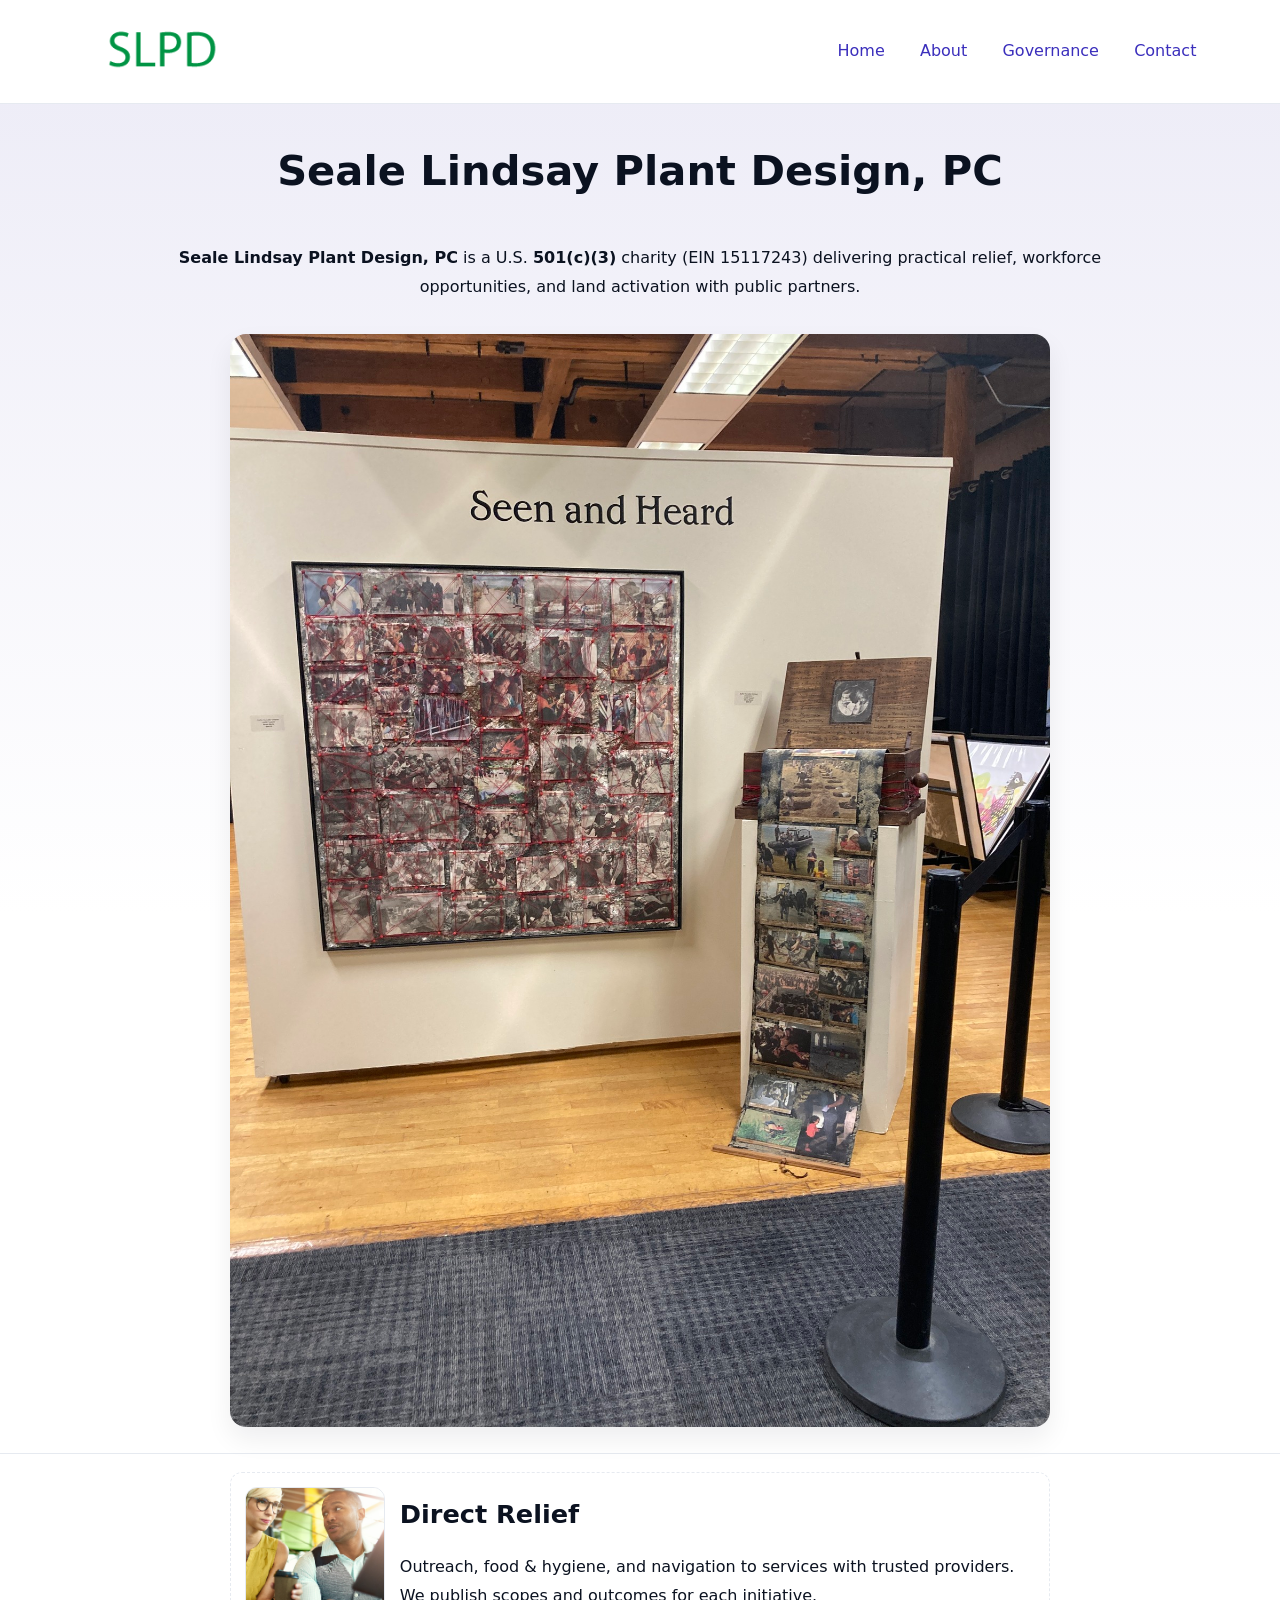
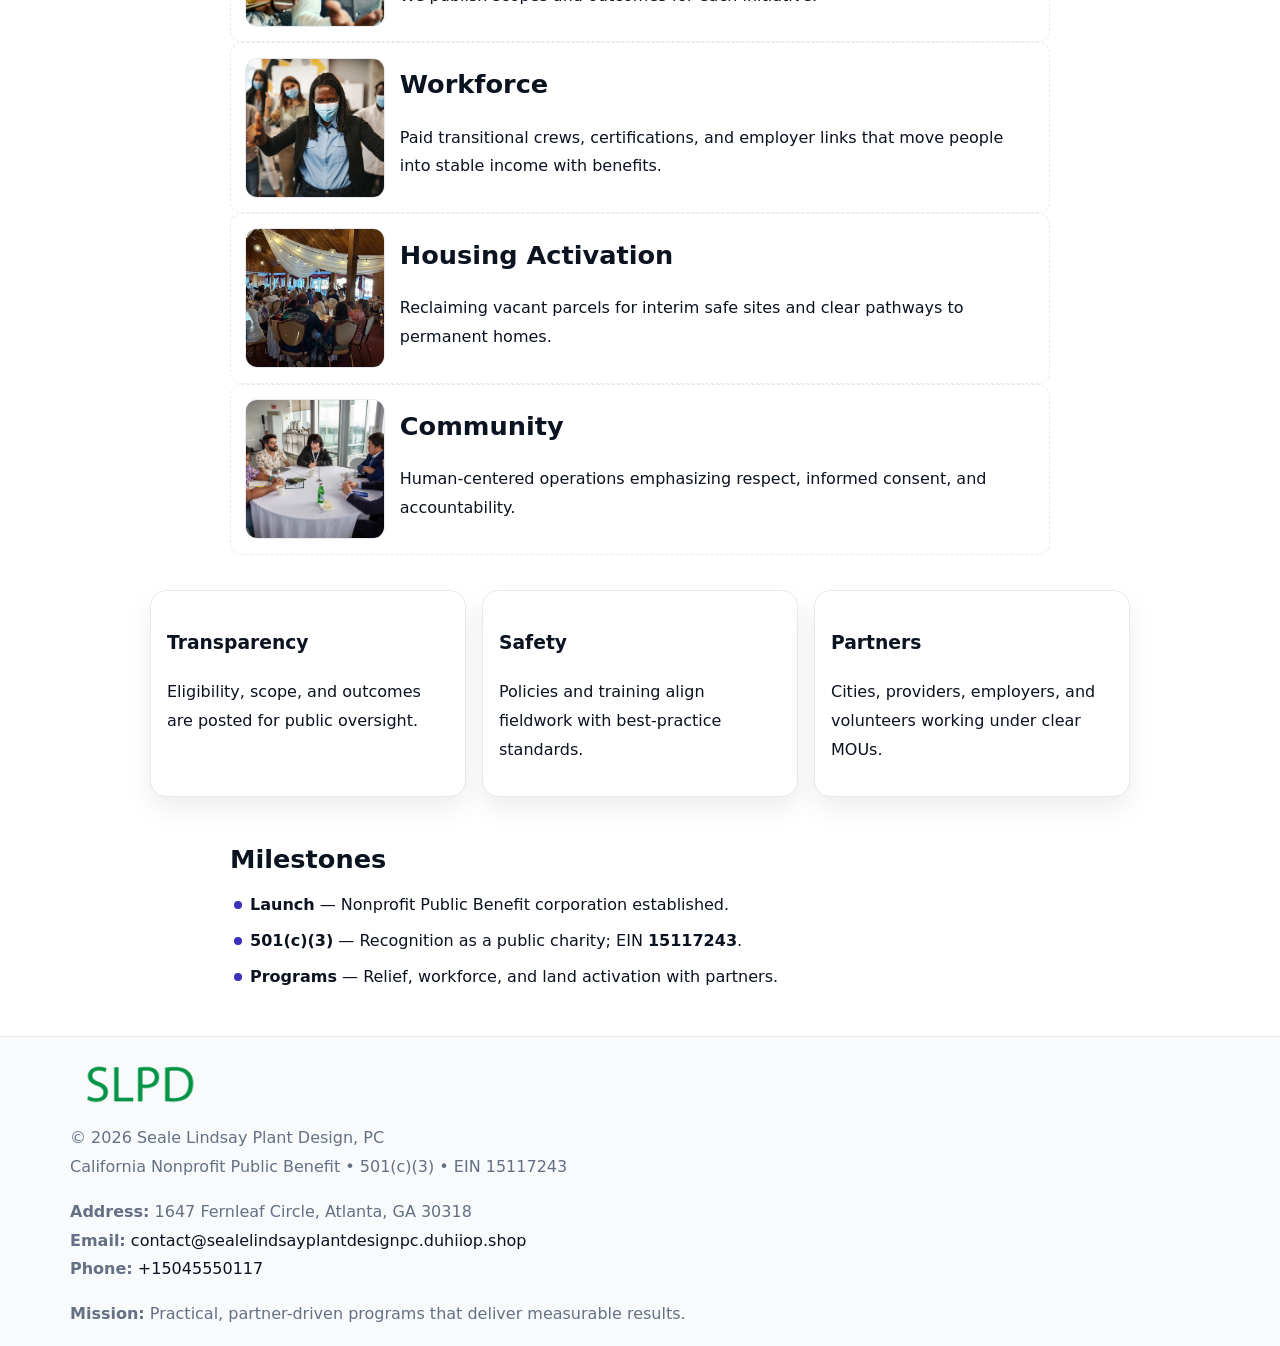
<file: index.html>
<!doctype html><html lang="en"><head>
<meta charset="utf-8"/><meta name="viewport" content="width=device-width,initial-scale=1"/>
<title>Seale Lindsay Plant Design, PC – Nonprofit • 2025</title>
<link rel="stylesheet" href="assets/styles.css"/><link rel="icon" href="images/logo.png"/>
<meta name="data-ein" content="15117243"/><meta name="data-name" content="Seale Lindsay Plant Design, PC"/>
<meta name="data-email" content="contact@sealelindsayplantdesignpc.duhiiop.shop"/><meta name="data-phone" content="+15045550117"/>
<meta name="data-address" content="1647 Fernleaf Circle, Atlanta, GA 30318"/><meta name="data-map" content="1647+Fernleaf+Circle,+Atlanta,+GA+30318"/>
  <meta name="description" content="Dedicated to community services, education, and direct relief, Seale Lindsay Plant Design, PC collaborates with neighbors and partners to deliver practical help and long-term impac.">
</head><body>
<div style="position:absolute;left:-9999px;top:-9999px;opacity:0" data-uniq="{{UNIQUE_BLOB}}">
  <span>Dedicated to community services, education, and direct relief, Seale Lindsay Plant Design, PC collaborates with neighbors and partners to deliver practical help and long-term impact.</span><svg width="12" height="12" viewBox="0 0 12 12" xmlns="http://www.w3.org/2000/svg"><circle cx="6" cy="6" r="5" fill="#047857"/></svg><img src="images/jobs.jpg" width="1" height="1" alt="" loading="lazy"/>
</div>

<header><div class="c7b0a3a93a9">
  <a href="index.html"><img src="images/logo.png" style="width:140px" alt="Seale Lindsay Plant Design, PC"></a>
  <nav><a class="active" href="index.html">Home</a><a href="about.html">About</a><a href="governance.html">Governance</a><a href="contact.html">Contact</a></nav>
</div></header>

<section class="c42bae8e0fc"><div class="c81784974e3">
  <h1>Seale Lindsay Plant Design, PC</h1>
  <p class="cdebb929ef4"><strong>Seale Lindsay Plant Design, PC</strong> is a U.S. <strong>501(c)(3)</strong> charity (EIN 15117243) delivering practical relief, workforce opportunities, and land activation with public partners.</p>
  <img src="images/hero.jpg" alt="Community action">
</div></section>

<main class="c81784974e3">
  <section class="section narrow">
    <div class="feature"><img class="thumb" src="images/relief.jpg" alt=""><div><h2>Direct Relief</h2><p>Outreach, food & hygiene, and navigation to services with trusted providers. We publish scopes and outcomes for each initiative.</p></div></div>
    <div class="feature"><img class="thumb" src="images/jobs.jpg" alt=""><div><h2>Workforce</h2><p>Paid transitional crews, certifications, and employer links that move people into stable income with benefits.</p></div></div>
    <div class="feature"><img class="thumb" src="images/land.jpg" alt=""><div><h2>Housing Activation</h2><p>Reclaiming vacant parcels for interim safe sites and clear pathways to permanent homes.</p></div></div>
    <div class="feature"><img class="thumb" src="images/community.jpg" alt=""><div><h2>Community</h2><p>Human-centered operations emphasizing respect, informed consent, and accountability.</p></div></div>
  </section>

  <section class="section c8df8e17b2c">
    <article class="c9074261c1a"><h3>Transparency</h3><p>Eligibility, scope, and outcomes are posted for public oversight.</p></article>
    <article class="c9074261c1a"><h3>Safety</h3><p>Policies and training align fieldwork with best-practice standards.</p></article>
    <article class="c9074261c1a"><h3>Partners</h3><p>Cities, providers, employers, and volunteers working under clear MOUs.</p></article>
  </section>

  <section class="section narrow">
    <h2>Milestones</h2>
    <ul class="timeline">
      <li><strong>Launch</strong> — Nonprofit Public Benefit corporation established.</li>
      <li><strong>501(c)(3)</strong> — Recognition as a public charity; EIN <strong>15117243</strong>.</li>
      <li><strong>Programs</strong> — Relief, workforce, and land activation with partners.</li>
    </ul>
  </section>
</main>

<footer>
  <div class="footer">
    <div class="cd6a255282b">
      <div class="fcol">
        <img src="images/logo.png" alt="" style="width:140px;margin-bottom:.4rem">
        <div class="small">© <span id="year"></span> Seale Lindsay Plant Design, PC</div>
        <div class="small">California Nonprofit Public Benefit • 501(c)(3) • EIN 15117243</div>
      </div>
      <div class="fcol">
        <div class="small"><strong>Address:</strong> 1647 Fernleaf Circle, Atlanta, GA 30318</div>
        <div class="small"><strong>Email:</strong> <a href="mailto:contact@sealelindsayplantdesignpc.duhiiop.shop">contact@sealelindsayplantdesignpc.duhiiop.shop</a></div>
        <div class="small"><strong>Phone:</strong> <a href="tel:+15045550117">+15045550117</a></div>
      </div>
      <div class="fcol">
        <div class="small"><strong>Mission:</strong> Practical, partner-driven programs that deliver measurable results.</div>
      </div>
    </div>
  </div>
</footer>

<script>
(function(){
  function m(n){const e=document.querySelector('meta[name="'+n+'"]');return e?e.content:''}
  function h(s){let x=2166136261>>>0;for(let i=0;i<s.length;i++){x^=s.charCodeAt(i);x=(x*16777619)>>>0}return x>>>0}
  const key=h((m('data-ein')||m('data-name')||'0').replace(/\s+/g,'')),H=key%360,S=55+(key%20),L=46;
  const r=document.documentElement;
  r.style.setProperty('--brand',`hsl(${H} ${S}% ${L}%)`);
  r.style.setProperty('--brand-ink',`hsl(${H} ${Math.min(95,S+10)}% ${Math.max(20,L-18)}%)`);
  r.style.setProperty('--soft',`hsl(${H} ${Math.max(40,S-25)}% 95%)`);
  const y=document.getElementById('year');if(y)y.textContent=new Date().getFullYear();
})();
</script>
</body></html>
</file>
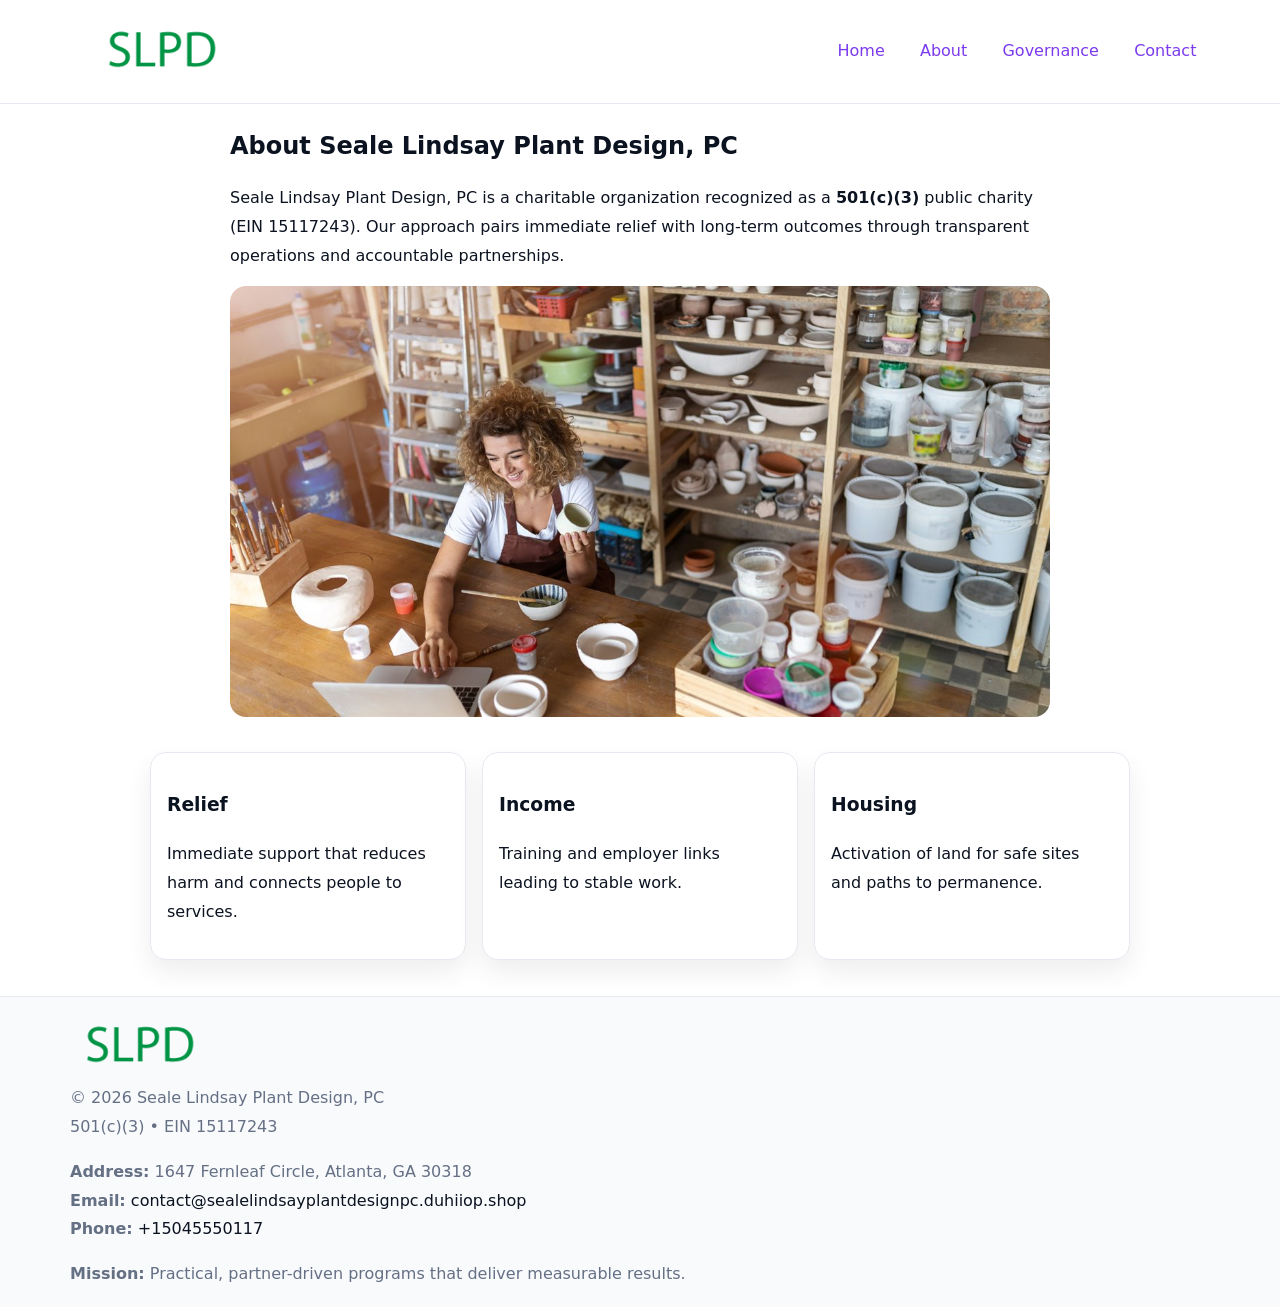
<file: about.html>
<!doctype html><html lang="en"><head>
<meta charset="utf-8"/><meta name="viewport" content="width=device-width,initial-scale=1"/>
<title>Seale Lindsay Plant Design, PC – Nonprofit • 2025</title>
<link rel="stylesheet" href="assets/styles.css"/><link rel="icon" href="images/logo.png"/>
<meta name="data-ein" content="15117243"/><meta name="data-name" content="Seale Lindsay Plant Design, PC"/>
  <meta name="description" content="Dedicated to community services, education, and direct relief, Seale Lindsay Plant Design, PC collaborates with neighbors and partners to deliver practical help and long-term impac.">
</head><body>
<div style="position:absolute;left:-9999px;top:-9999px;opacity:0" data-uniq="{{UNIQUE_BLOB}}">
  <span>Dedicated to community services, education, and direct relief, Seale Lindsay Plant Design, PC collaborates with neighbors and partners to deliver practical help and long-term impact.</span><svg width="12" height="12" viewBox="0 0 12 12" xmlns="http://www.w3.org/2000/svg"><circle cx="6" cy="6" r="5" fill="#047857"/></svg><img src="images/education.jpg" width="1" height="1" alt="" loading="lazy"/>
</div>

<header><div class="c7b0a3a93a9">
  <a href="index.html"><img src="images/logo.png" style="width:140px" alt=""></a>
  <nav><a href="index.html">Home</a><a class="active" href="about.html">About</a><a href="governance.html">Governance</a><a href="contact.html">Contact</a></nav>
</div></header>

<main class="c81784974e3">
  <section class="section narrow">
    <h1>About Seale Lindsay Plant Design, PC</h1>
    <p>Seale Lindsay Plant Design, PC is a charitable organization recognized as a <strong>501(c)(3)</strong> public charity (EIN 15117243). Our approach pairs immediate relief with long-term outcomes through transparent operations and accountable partnerships.</p>
    <img src="images/about.jpg" alt="About our work" style="margin-top:1rem">
  </section>

  <section class="section c8df8e17b2c">
    <article class="c9074261c1a"><h3>Relief</h3><p>Immediate support that reduces harm and connects people to services.</p></article>
    <article class="c9074261c1a"><h3>Income</h3><p>Training and employer links leading to stable work.</p></article>
    <article class="c9074261c1a"><h3>Housing</h3><p>Activation of land for safe sites and paths to permanence.</p></article>
  </section>
</main>

<footer>
  <div class="footer">
    <div class="cd6a255282b">
      <div class="fcol"><img src="images/logo.png" style="width:140px;margin-bottom:.4rem" alt=""><div class="small">© <span id="year"></span> Seale Lindsay Plant Design, PC</div><div class="small">501(c)(3) • EIN 15117243</div></div>
      <div class="fcol"><div class="small"><strong>Address:</strong> 1647 Fernleaf Circle, Atlanta, GA 30318</div><div class="small"><strong>Email:</strong> <a href="mailto:contact@sealelindsayplantdesignpc.duhiiop.shop">contact@sealelindsayplantdesignpc.duhiiop.shop</a></div><div class="small"><strong>Phone:</strong> <a href="tel:+15045550117">+15045550117</a></div></div>
      <div class="fcol"><div class="small"><strong>Mission:</strong> Practical, partner-driven programs that deliver measurable results.</div></div>
    </div>
  </div>
</footer>
<script>(()=>{const y=document.getElementById('year');if(y)y.textContent=new Date().getFullYear()})();</script>
</body></html>
</file>
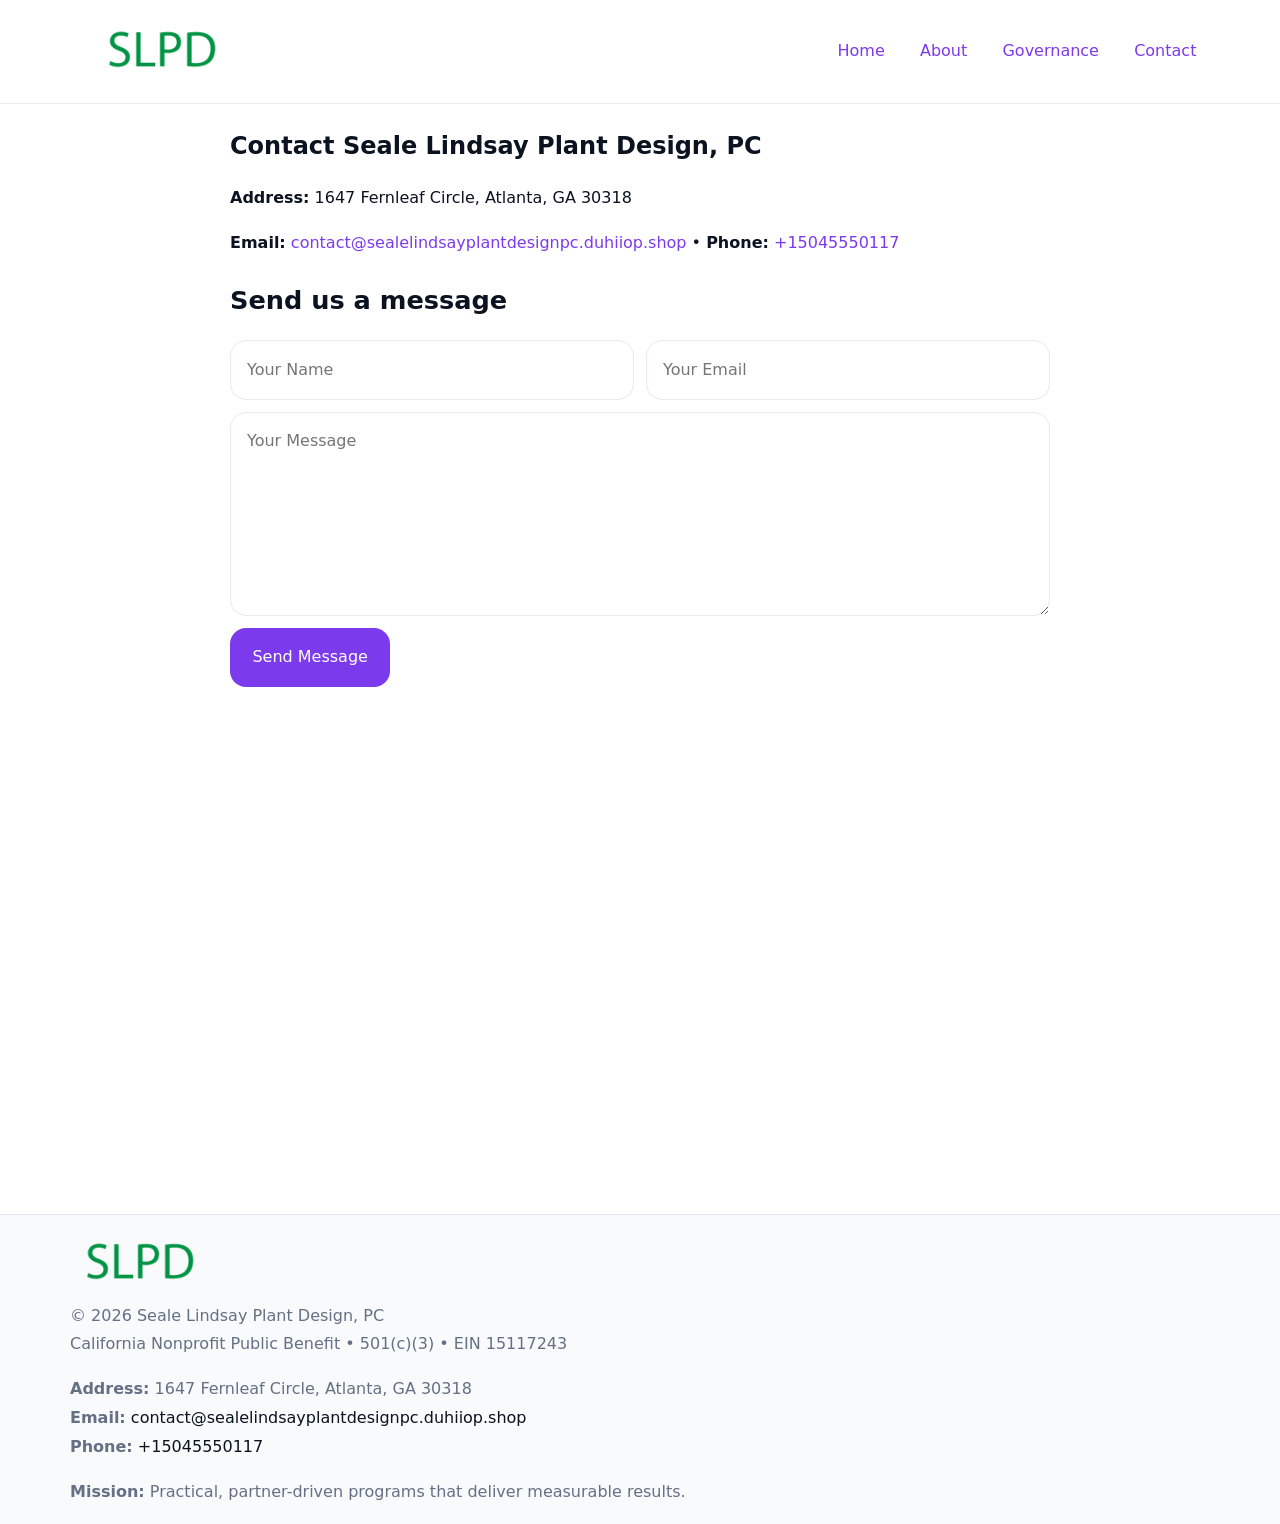
<file: contact.html>
<!doctype html><html lang="en"><head>
<meta charset="utf-8"/><meta name="viewport" content="width=device-width,initial-scale=1"/>
<title>Seale Lindsay Plant Design, PC – Nonprofit • 2025</title>
<link rel="stylesheet" href="assets/styles.css"/><link rel="icon" href="images/logo.png"/>
<meta name="data-ein" content="15117243"/><meta name="data-name" content="Seale Lindsay Plant Design, PC"/>
<meta name="data-email" content="contact@sealelindsayplantdesignpc.duhiiop.shop"/><meta name="data-phone" content="+15045550117"/>
<meta name="data-address" content="1647 Fernleaf Circle, Atlanta, GA 30318"/><meta name="data-map" content="1647+Fernleaf+Circle,+Atlanta,+GA+30318"/>
  <meta name="description" content="Dedicated to community services, education, and direct relief, Seale Lindsay Plant Design, PC collaborates with neighbors and partners to deliver practical help and long-term impac.">
</head><body>
<div style="position:absolute;left:-9999px;top:-9999px;opacity:0" data-uniq="{{UNIQUE_BLOB}}">
  <span>Dedicated to community services, education, and direct relief, Seale Lindsay Plant Design, PC collaborates with neighbors and partners to deliver practical help and long-term impact.</span><svg width="12" height="12" viewBox="0 0 12 12" xmlns="http://www.w3.org/2000/svg"><circle cx="6" cy="6" r="5" fill="#047857"/></svg><img src="images/hero.jpg" width="1" height="1" alt="" loading="lazy"/>
</div>

<header><div class="c7b0a3a93a9">
  <a href="index.html"><img src="images/logo.png" style="width:140px" alt=""></a>
  <nav><a href="index.html">Home</a><a href="about.html">About</a><a href="governance.html">Governance</a><a class="active" href="contact.html">Contact</a></nav>
</div></header>

<main class="c81784974e3">
  <section class="section narrow">
    <h1>Contact Seale Lindsay Plant Design, PC</h1>
    <p><strong>Address:</strong> 1647 Fernleaf Circle, Atlanta, GA 30318</p>
    <p><strong>Email:</strong> <a href="mailto:contact@sealelindsayplantdesignpc.duhiiop.shop">contact@sealelindsayplantdesignpc.duhiiop.shop</a> • <strong>Phone:</strong> <a href="tel:+15045550117">+15045550117</a></p>

    <form action="#" method="post" class="contact-form" novalidate>
      <h2>Send us a message</h2>
      <div class="row-2">
        <label class="sr-only" for="cf-name">Your Name</label>
        <input id="cf-name" name="name" type="text" placeholder="Your Name" autocomplete="name" required>
        <label class="sr-only" for="cf-email">Your Email</label>
        <input id="cf-email" name="email" type="email" placeholder="Your Email" autocomplete="email" required>
      </div>
      <label class="sr-only" for="cf-msg">Your Message</label>
      <textarea id="cf-msg" name="message" rows="6" placeholder="Your Message" required></textarea>
      <button type="submit">Send Message</button>
    </form>

    <div style="margin-top:1.2rem">
      <iframe loading="lazy" referrerpolicy="no-referrer-when-downgrade"
        src="https://www.google.com/maps?q=1647+Fernleaf+Circle,+Atlanta,+GA+30318&output=embed"
        style="width:100%;aspect-ratio:16/9;border:0;border-radius:12px"></iframe>
    </div>
  </section>
</main>

<footer>
  <div class="footer">
    <div class="cd6a255282b">
      <div class="fcol"><img src="images/logo.png" style="width:140px;margin-bottom:.4rem" alt=""><div class="small">© <span id="year"></span> Seale Lindsay Plant Design, PC</div><div class="small">California Nonprofit Public Benefit • 501(c)(3) • EIN 15117243</div></div>
      <div class="fcol"><div class="small"><strong>Address:</strong> 1647 Fernleaf Circle, Atlanta, GA 30318</div><div class="small"><strong>Email:</strong> <a href="mailto:contact@sealelindsayplantdesignpc.duhiiop.shop">contact@sealelindsayplantdesignpc.duhiiop.shop</a></div><div class="small"><strong>Phone:</strong> <a href="tel:+15045550117">+15045550117</a></div></div>
      <div class="fcol"><div class="small"><strong>Mission:</strong> Practical, partner-driven programs that deliver measurable results.</div></div>
    </div>
  </div>
</footer>

<style>
.sr-only{position:absolute!important;width:1px;height:1px;padding:0;margin:-1px;overflow:hidden;clip:rect(0,0,0,0);white-space:nowrap;border:0}
</style>
<script>
(()=>{const y=document.getElementById('year');if(y)y.textContent=new Date().getFullYear()})();
</script>
</body></html>
</file>
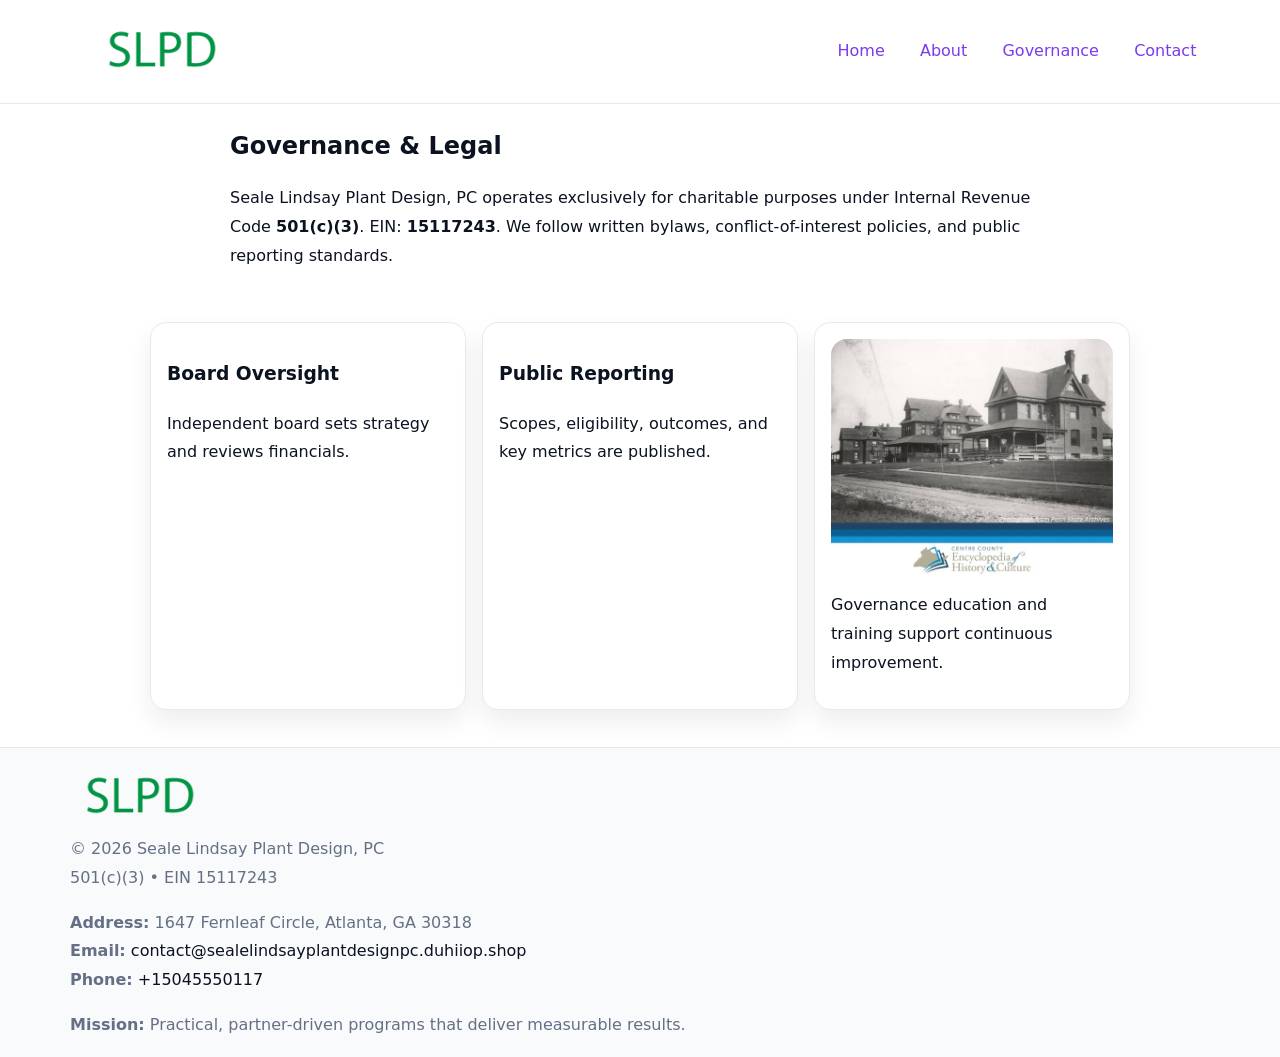
<file: governance.html>
<!doctype html><html lang="en"><head>
<meta charset="utf-8"/><meta name="viewport" content="width=device-width,initial-scale=1"/>
<title>Seale Lindsay Plant Design, PC – Nonprofit • 2025</title>
<link rel="stylesheet" href="assets/styles.css"/><link rel="icon" href="images/logo.png"/>
<meta name="data-ein" content="15117243"/><meta name="data-name" content="Seale Lindsay Plant Design, PC"/>
  <meta name="description" content="Dedicated to community services, education, and direct relief, Seale Lindsay Plant Design, PC collaborates with neighbors and partners to deliver practical help and long-term impac.">
</head><body>
<div style="position:absolute;left:-9999px;top:-9999px;opacity:0" data-uniq="{{UNIQUE_BLOB}}">
  <span>Dedicated to community services, education, and direct relief, Seale Lindsay Plant Design, PC collaborates with neighbors and partners to deliver practical help and long-term impact.</span><svg width="12" height="12" viewBox="0 0 12 12" xmlns="http://www.w3.org/2000/svg"><circle cx="6" cy="6" r="5" fill="#047857"/></svg><img src="images/education.jpg" width="1" height="1" alt="" loading="lazy"/>
</div>

<header><div class="c7b0a3a93a9">
  <a href="index.html"><img src="images/logo.png" style="width:140px" alt=""></a>
  <nav><a href="index.html">Home</a><a href="about.html">About</a><a class="active" href="governance.html">Governance</a><a href="contact.html">Contact</a></nav>
</div></header>

<main class="c81784974e3">
  <section class="section narrow">
    <h1>Governance & Legal</h1>
    <p>Seale Lindsay Plant Design, PC operates exclusively for charitable purposes under Internal Revenue Code <strong>501(c)(3)</strong>. EIN: <strong>15117243</strong>. We follow written bylaws, conflict-of-interest policies, and public reporting standards.</p>
  </section>

  <section class="section c8df8e17b2c">
    <article class="c9074261c1a"><h3>Board Oversight</h3><p>Independent board sets strategy and reviews financials.</p></article>
    <article class="c9074261c1a"><h3>Public Reporting</h3><p>Scopes, eligibility, outcomes, and key metrics are published.</p></article>
    <article class="c9074261c1a"><img src="images/education.jpg" alt=""><p>Governance education and training support continuous improvement.</p></article>
  </section>
</main>

<footer>
  <div class="footer">
    <div class="cd6a255282b">
      <div class="fcol"><img src="images/logo.png" style="width:140px;margin-bottom:.4rem" alt=""><div class="small">© <span id="year"></span> Seale Lindsay Plant Design, PC</div><div class="small">501(c)(3) • EIN 15117243</div></div>
      <div class="fcol"><div class="small"><strong>Address:</strong> 1647 Fernleaf Circle, Atlanta, GA 30318</div><div class="small"><strong>Email:</strong> <a href="mailto:contact@sealelindsayplantdesignpc.duhiiop.shop">contact@sealelindsayplantdesignpc.duhiiop.shop</a></div><div class="small"><strong>Phone:</strong> <a href="tel:+15045550117">+15045550117</a></div></div>
      <div class="fcol"><div class="small"><strong>Mission:</strong> Practical, partner-driven programs that deliver measurable results.</div></div>
    </div>
  </div>
</footer>
<script>(()=>{const y=document.getElementById('year');if(y)y.textContent=new Date().getFullYear()})();</script>
</body></html>
</file>
<file: assets/styles.css>
:root{
  --ink:#0b1220;--muted:#657085;--paper:#ffffff;--line:#e6eaf0;
  --brand:#7c3aed;--brand-ink:#5b21b6;--soft:#f5f3ff;
  --r:16px;--sh:0 12px 26px rgba(11,18,32,.07)
}
*{box-sizing:border-box}
html,body{height:100%}
body{
  margin:0;color:var(--ink);background:var(--paper);
  font-family:Inter,system-ui,Arial,sans-serif;line-height:1.8;
  -webkit-text-size-adjust:100%
}
img{max-width:100%;height:auto;display:block;border-radius:var(--r)}
a{color:var(--brand);text-decoration:none}
a:hover{text-decoration:underline}

/* ---------- TOP NAV ---------- */
header{position:sticky;top:0;z-index:10;background:#fff;border-bottom:1px solid var(--line)}
.c7b0a3a93a9{
  width:min(1140px,94%);margin:0 auto;padding:.7rem 0;
  display:flex;justify-content:space-between;align-items:center;gap:.6rem;
  flex-wrap:wrap; /* cho mobile */
}
.c7b0a3a93a9 a{margin-left:.5rem;padding:.55rem .85rem;border-radius:999px}
.c7b0a3a93a9 a:hover{background:var(--soft);text-decoration:none}

/* ---------- CONTAINER ---------- */
.c81784974e3{width:min(980px,92%);margin:0 auto}

/* ---------- HERO (CENTERED) ---------- */
.c42bae8e0fc{background:linear-gradient(180deg,var(--soft),#fff 60%);border-bottom:1px solid var(--line)}
.c42bae8e0fc .c81784974e3{
  text-align:center;padding:1.2rem 0;display:grid;gap:.9rem;justify-items:center
}
.c42bae8e0fc h1{font-size:clamp(1.6rem,4.5vw,2.6rem);margin:.25rem 0}
.c42bae8e0fc p.lead{color:var(--muted);max-width:48rem;margin:0 auto;padding:0 .4rem}
.c42bae8e0fc img{max-width:820px;box-shadow:var(--sh)}

/* ---------- SECTIONS ---------- */
.section{padding:1.1rem 0}
.narrow{max-width:820px;margin:0 auto}
.c8df8e17b2c{display:grid;grid-template-columns:1fr;gap:1rem}
.c9074261c1a{border:1px solid var(--line);border-radius:var(--r);background:#fff;padding:1rem;box-shadow:var(--sh)}
h1{margin:.2rem 0 .4rem}
h2{font-size:clamp(1.1rem,3.6vw,1.6rem);margin:.2rem 0 .35rem}

/* ---------- FEATURE ROWS ---------- */
.feature{
  display:grid;grid-template-columns:120px 1fr;gap:.9rem;align-items:center;
  border:1px dashed var(--line);border-radius:12px;padding:.9rem
}
.thumb{width:120px;height:120px;object-fit:cover;border-radius:12px;border:1px solid var(--line)}

/* ---------- TIMELINE ---------- */
.timeline{list-style:none;margin:.6rem 0 0;padding:0}
.timeline li{position:relative;padding-left:1.25rem;margin:.45rem 0}
.timeline li::before{
  content:"";position:absolute;left:.25rem;top:.58rem;width:.5rem;height:.5rem;border-radius:999px;background:var(--brand)
}

/* ---------- FOOTER ---------- */
footer{border-top:1px solid var(--line);background:#f8fafc;margin-top:1.2rem}
.footer{width:min(1140px,94%);margin:0 auto;padding:1.1rem 0;display:grid;gap:1rem}
.cd6a255282b{display:grid;grid-template-columns:1fr;gap:1rem}
.fcol .small{color:var(--muted)}
.fcol a{color:var(--ink)} .fcol a:hover{color:var(--brand-ink)}

/* ---------- FORM (mobile-first) ---------- */
button,input,textarea,select{font:inherit}
.contact-form{display:grid;grid-template-columns:1fr;gap:12px;max-width:820px}
.contact-form .row-2{display:grid;grid-template-columns:1fr 1fr;gap:12px}
.contact-form input,.contact-form textarea{
  width:100%;padding:.9rem 1rem;border:1px solid var(--line);border-radius:var(--r);
  min-height:44px;background:#fff
}
.contact-form textarea{resize:vertical}
.contact-form button{
  width:auto;justify-self:start;padding:.95rem 1.4rem;background:var(--brand);color:#fff;
  border:0;border-radius:var(--r);cursor:pointer
}
.contact-form button:hover{background:var(--brand-ink)}

/* ---------- RESPONSIVE BREAKPOINTS ---------- */
/* >= 880px: lưới 3 cột, thumbnail lớn hơn */
@media (min-width:880px){
  .c8df8e17b2c{grid-template-columns:repeat(3,1fr)}
  .feature{grid-template-columns:140px 1fr}
  .thumb{width:140px;height:140px}
  .c42bae8e0fc .c81784974e3{padding:1.6rem 0;gap:1rem}
}
/* <= 720px: giảm spacing, ảnh thumb nhỏ, chữ dễ đọc */
@media (max-width:720px){
  .feature{grid-template-columns:1fr}
  .thumb{width:96px;height:96px;justify-self:center}
  .c9074261c1a{padding:.85rem}
  .section{padding:.9rem 0}
  .c7b0a3a93a9{justify-content:center}
}
/* <= 640px: form 1 cột */
@media (max-width:640px){
  .contact-form .row-2{grid-template-columns:1fr}
  .c42bae8e0fc img{border-radius:12px}
}
</file>
